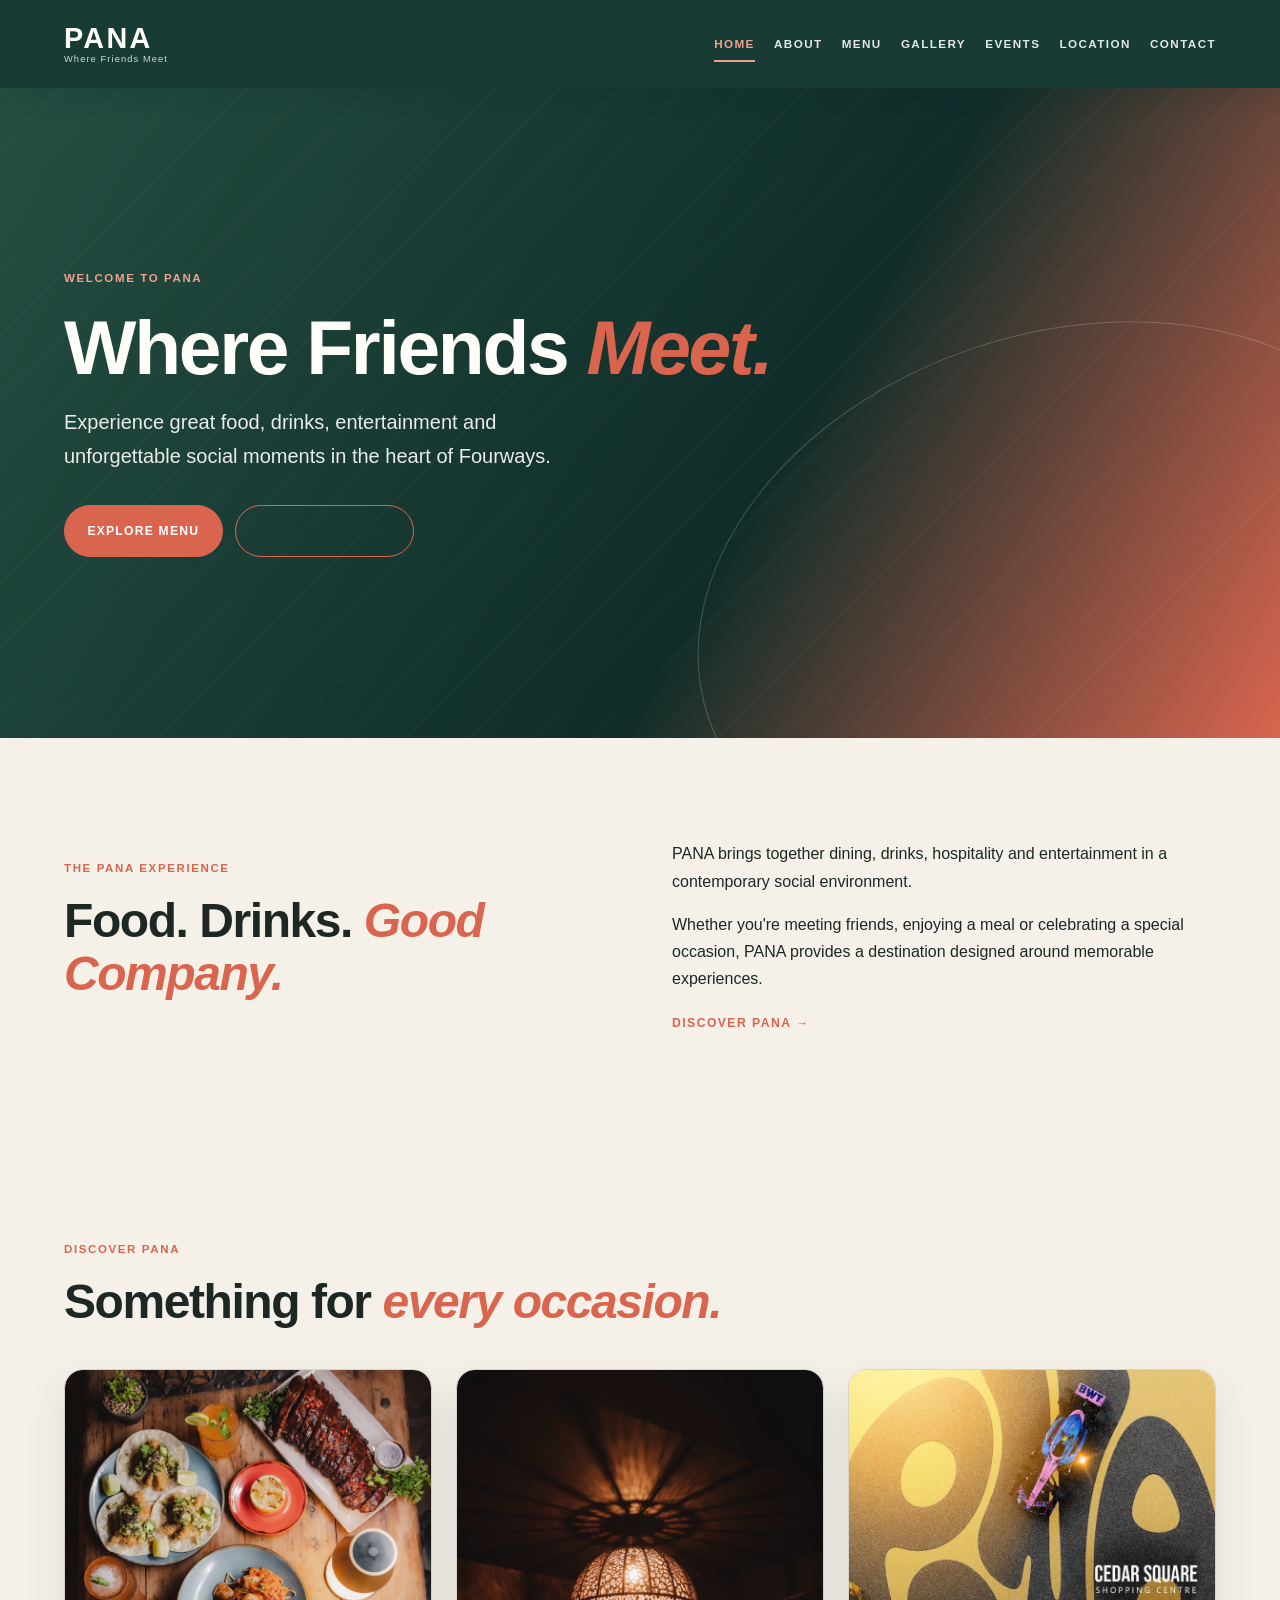
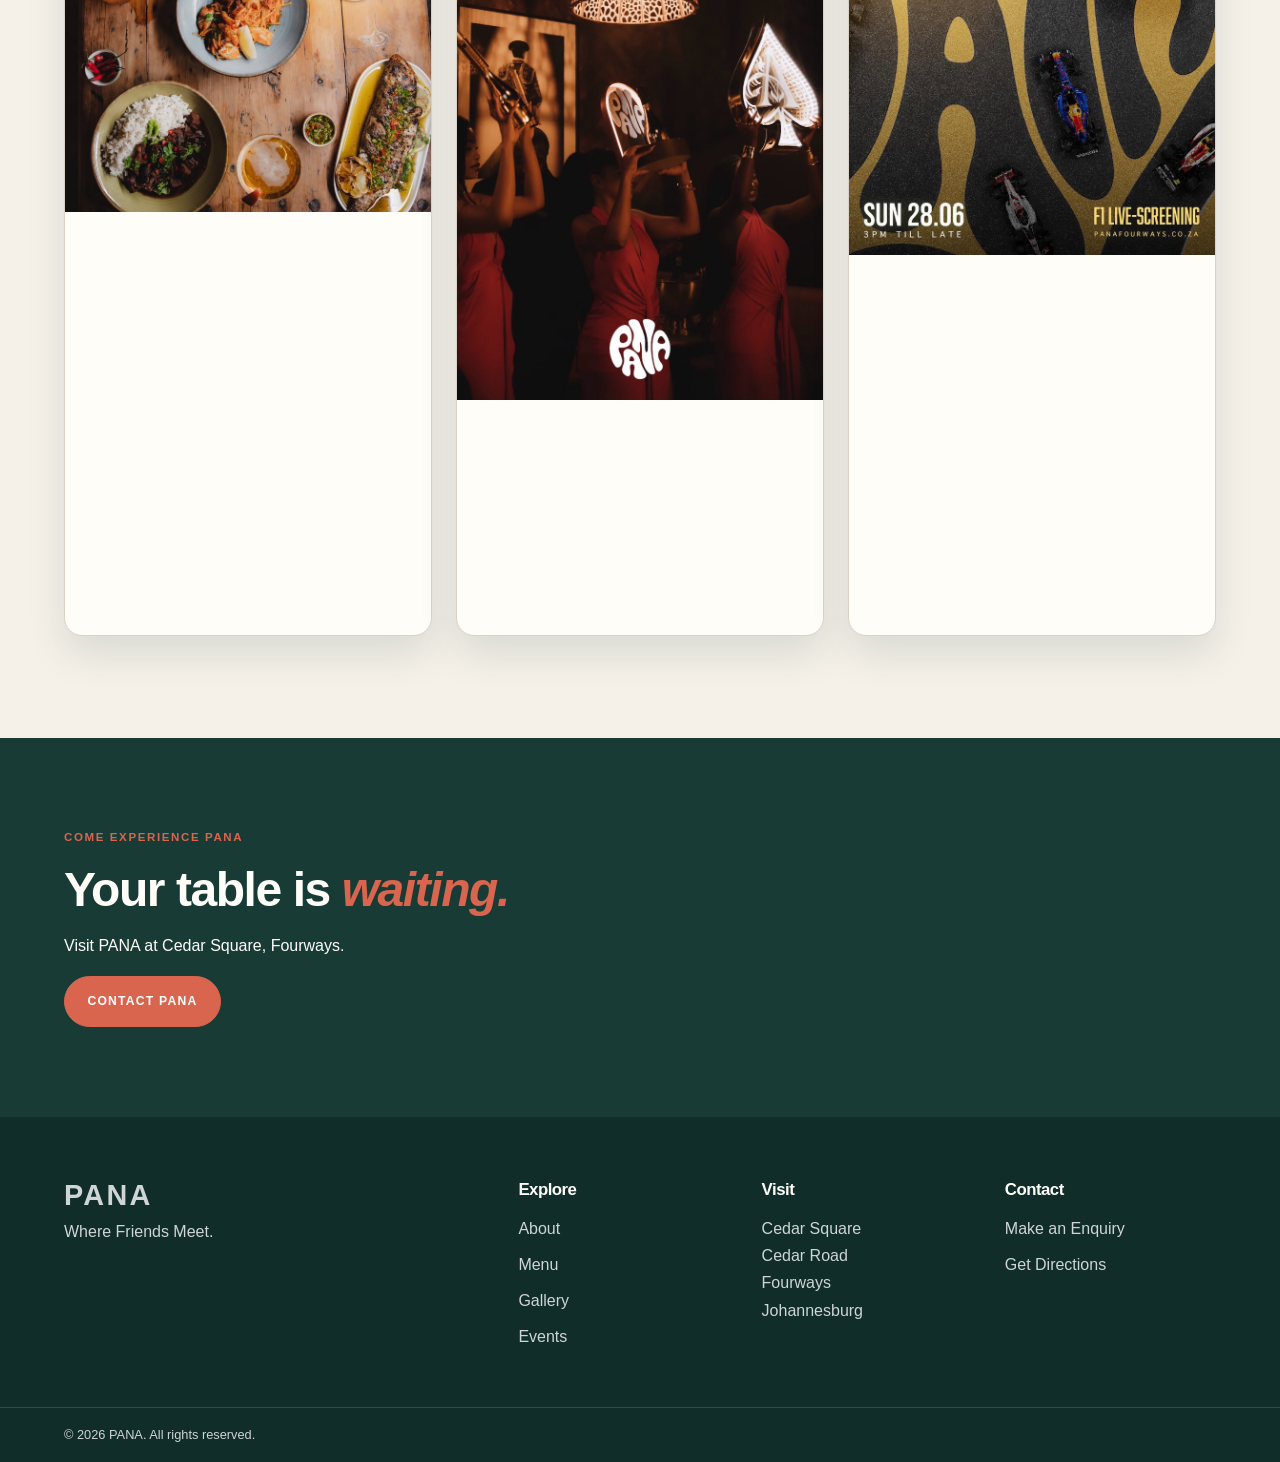
<file: index.html>
<!DOCTYPE html>
<html lang="en">

<head>
    <!-- Basic document information -->
    <meta charset="UTF-8">
    <meta name="viewport" content="width=device-width, initial-scale=1.0">

    <title>PANA | Where Friends Meet</title>

    <!-- Main website stylesheet -->
    <link rel="stylesheet" href="css/style.css">
</head>

<body>

    <!-- ================= HEADER ================= -->
    <header class="site-header">

        <div class="container nav-container">

            <!-- PANA logo / brand -->
            <a href="index.html" class="logo">
                PANA
                <span>Where Friends Meet</span>
            </a>

            <!-- Mobile navigation button -->
            <button class="menu-toggle" aria-label="Open navigation menu">
                ☰
            </button>

            <!-- Main navigation -->
            <nav class="main-nav">
                <a href="index.html" class="active">Home</a>
                <a href="about.html">About</a>
                <a href="menu.html">Menu</a>
                <a href="gallery.html">Gallery</a>
                <a href="events.html">Events</a>
                <a href="location.html">Location</a>
                <a href="contact.html">Contact</a>
            </nav>

        </div>

    </header>


    <!-- ================= MAIN CONTENT ================= -->
    <main>

        <!-- HERO SECTION -->
        <section class="hero">

            <div class="hero-overlay"></div>

            <div class="container hero-content">

                <p class="eyebrow">WELCOME TO PANA</p>

                <h1>
                    Where Friends
                    <span>Meet.</span>
                </h1>

                <p class="hero-text">
                    Experience great food, drinks, entertainment and
                    unforgettable social moments in the heart of Fourways.
                </p>

                <div class="hero-buttons">

                    <a href="menu.html" class="btn btn-primary">
                        Explore Menu
                    </a>

                    <a href="contact.html" class="btn btn-outline">
                        Make an Enquiry
                    </a>

                </div>

            </div>

        </section>


        <!-- INTRODUCTION -->
        <section class="intro section">

            <div class="container intro-grid">

                <div>
                    <p class="eyebrow">THE PANA EXPERIENCE</p>

                    <h2>
                        Food. Drinks.
                        <span>Good Company.</span>
                    </h2>
                </div>

                <div>

                    <p>
                        PANA brings together dining, drinks, hospitality
                        and entertainment in a contemporary social
                        environment.
                    </p>

                    <p>
                        Whether you're meeting friends, enjoying a meal
                        or celebrating a special occasion, PANA provides
                        a destination designed around memorable experiences.
                    </p>

                    <a href="about.html" class="text-link">
                        Discover PANA →
                    </a>

                </div>

            </div>

        </section>


        <!-- FEATURED CONTENT -->
        <section class="features section">

            <div class="container">

                <div class="section-heading">

                    <p class="eyebrow">DISCOVER PANA</p>

                    <h2>
                        Something for
                        <span>every occasion.</span>
                    </h2>

                </div>


                <div class="feature-grid">

                    <!-- Food -->
                    <article class="feature-card">

                        <div class="feature-image">
                            <img src="images/food.jpg"
                                 alt="Food served at PANA">
                        </div>

                        <div class="feature-content">

                            <p class="card-number">01</p>

                            <h3>Food</h3>

                            <p>
                                Discover a dining experience designed
                                for sharing, socialising and enjoying
                                great food.
                            </p>

                            <a href="menu.html" class="text-link">
                                View Menu →
                            </a>

                        </div>

                    </article>


                    <!-- Drinks -->
                    <article class="feature-card">

                        <div class="feature-image">
                            <img src="images/drinks.jpg"
                                 alt="Drinks served at PANA">
                        </div>

                        <div class="feature-content">

                            <p class="card-number">02</p>

                            <h3>Drinks</h3>

                            <p>
                                Enjoy refreshing drinks and cocktails
                                in a stylish social environment.
                            </p>

                            <a href="menu.html" class="text-link">
                                Explore Drinks →
                            </a>

                        </div>

                    </article>


                    <!-- Events -->
                    <article class="feature-card">

                        <div class="feature-image">
                            <img src="images/events.jpg"
                                 alt="Entertainment experience at PANA">
                        </div>

                        <div class="feature-content">

                            <p class="card-number">03</p>

                            <h3>Entertainment</h3>

                            <p>
                                Discover entertainment and social
                                experiences at PANA.
                            </p>

                            <a href="events.html" class="text-link">
                                View Events →
                            </a>

                        </div>

                    </article>

                </div>

            </div>

        </section>


        <!-- CALL TO ACTION -->
        <section class="cta-section">

            <div class="container">

                <p class="eyebrow">COME EXPERIENCE PANA</p>

                <h2>
                    Your table is
                    <span>waiting.</span>
                </h2>

                <p>
                    Visit PANA at Cedar Square, Fourways.
                </p>

                <a href="contact.html" class="btn btn-primary">
                    Contact PANA
                </a>

            </div>

        </section>

    </main>


    <!-- ================= FOOTER ================= -->
    <footer class="site-footer">

        <div class="container footer-grid">

            <div>

                <a href="index.html" class="logo footer-logo">
                    PANA
                </a>

                <p>
                    Where Friends Meet.
                </p>

            </div>


            <div>

                <h3>Explore</h3>

                <a href="about.html">About</a>
                <a href="menu.html">Menu</a>
                <a href="gallery.html">Gallery</a>
                <a href="events.html">Events</a>

            </div>


            <div>

                <h3>Visit</h3>

                <p>
                    Cedar Square<br>
                    Cedar Road<br>
                    Fourways<br>
                    Johannesburg
                </p>

            </div>


            <div>

                <h3>Contact</h3>

                <a href="contact.html">
                    Make an Enquiry
                </a>

                <a href="location.html">
                    Get Directions
                </a>

            </div>

        </div>


        <div class="footer-bottom">

            <div class="container">

                <p>
                    © 2026 PANA. All rights reserved.
                </p>

            </div>

        </div>

    </footer>


    <!-- JavaScript -->
    <script src="js/script.js"></script>

</body>

</html>
</file>
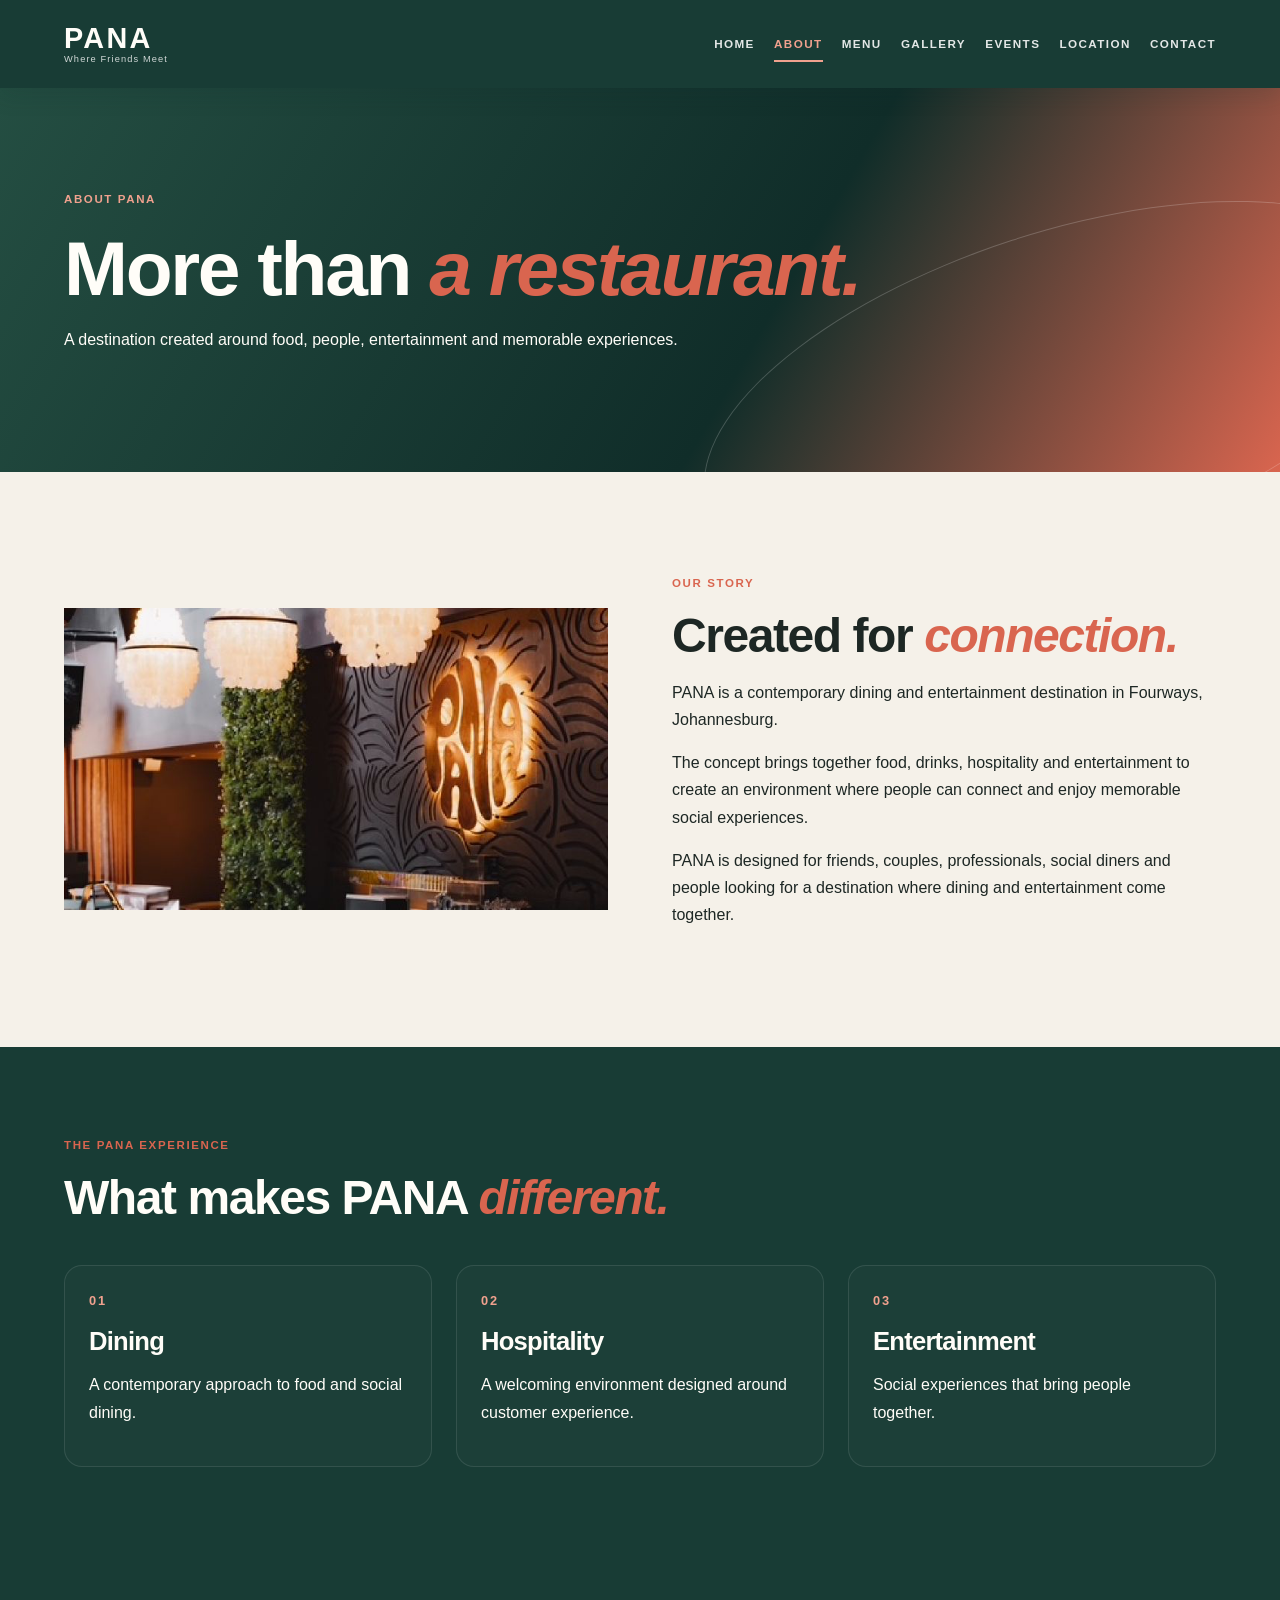
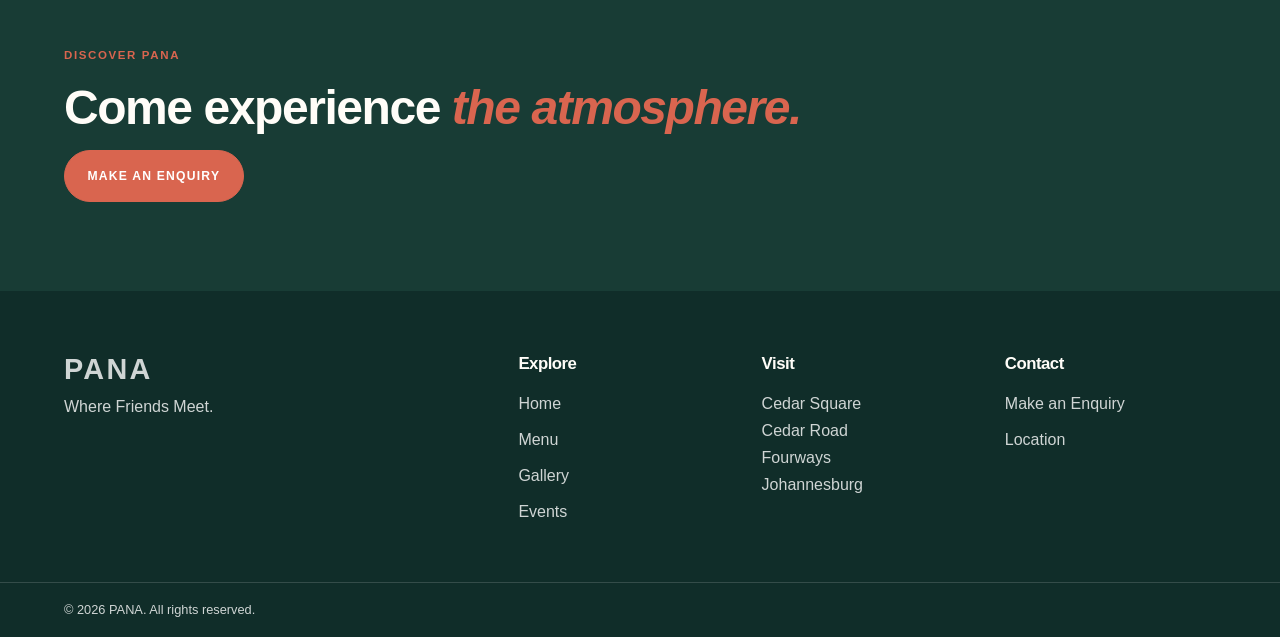
<file: about.html>
<!DOCTYPE html>
<html lang="en">

<head>

    <meta charset="UTF-8">
    <meta name="viewport" content="width=device-width, initial-scale=1.0">

    <title>PANA | About</title>

    <link rel="stylesheet" href="css/style.css">

</head>

<body>

    <!-- Header -->
    <header class="site-header">

        <div class="container nav-container">

            <a href="index.html" class="logo">
                PANA
                <span>Where Friends Meet</span>
            </a>

            <button class="menu-toggle" aria-label="Open navigation menu">
                ☰
            </button>

            <nav class="main-nav">

                <a href="index.html">Home</a>
                <a href="about.html" class="active">About</a>
                <a href="menu.html">Menu</a>
                <a href="gallery.html">Gallery</a>
                <a href="events.html">Events</a>
                <a href="location.html">Location</a>
                <a href="contact.html">Contact</a>

            </nav>

        </div>

    </header>


    <main>

        <!-- Page hero -->
        <section class="page-hero">

            <div class="container">

                <p class="eyebrow">ABOUT PANA</p>

                <h1>
                    More than
                    <span>a restaurant.</span>
                </h1>

                <p>
                    A destination created around food, people,
                    entertainment and memorable experiences.
                </p>

            </div>

        </section>


        <!-- About content -->
        <section class="section">

            <div class="container split-section">

                <div class="image-frame">

                    <img src="images/about.jpg"
                         alt="PANA restaurant environment">

                </div>


                <div class="content-block">

                    <p class="eyebrow">
                        OUR STORY
                    </p>

                    <h2>
                        Created for
                        <span>connection.</span>
                    </h2>

                    <p>
                        PANA is a contemporary dining and entertainment
                        destination in Fourways, Johannesburg.
                    </p>

                    <p>
                        The concept brings together food, drinks,
                        hospitality and entertainment to create an
                        environment where people can connect and enjoy
                        memorable social experiences.
                    </p>

                    <p>
                        PANA is designed for friends, couples, professionals,
                        social diners and people looking for a destination
                        where dining and entertainment come together.
                    </p>

                </div>

            </div>

        </section>


        <!-- Values -->
        <section class="dark-section section">

            <div class="container">

                <div class="section-heading">

                    <p class="eyebrow">THE PANA EXPERIENCE</p>

                    <h2>
                        What makes PANA
                        <span>different.</span>
                    </h2>

                </div>


                <div class="values-grid">

                    <article>

                        <span>01</span>

                        <h3>Dining</h3>

                        <p>
                            A contemporary approach to food and social
                            dining.
                        </p>

                    </article>


                    <article>

                        <span>02</span>

                        <h3>Hospitality</h3>

                        <p>
                            A welcoming environment designed around
                            customer experience.
                        </p>

                    </article>


                    <article>

                        <span>03</span>

                        <h3>Entertainment</h3>

                        <p>
                            Social experiences that bring people together.
                        </p>

                    </article>

                </div>

            </div>

        </section>


        <!-- CTA -->
        <section class="cta-section">

            <div class="container">

                <p class="eyebrow">
                    DISCOVER PANA
                </p>

                <h2>
                    Come experience
                    <span>the atmosphere.</span>
                </h2>

                <a href="contact.html" class="btn btn-primary">
                    Make an Enquiry
                </a>

            </div>

        </section>

    </main>


    <!-- Footer -->
    <footer class="site-footer">

        <div class="container footer-grid">

            <div>

                <a href="index.html" class="logo footer-logo">
                    PANA
                </a>

                <p>Where Friends Meet.</p>

            </div>

            <div>

                <h3>Explore</h3>

                <a href="index.html">Home</a>
                <a href="menu.html">Menu</a>
                <a href="gallery.html">Gallery</a>
                <a href="events.html">Events</a>

            </div>

            <div>

                <h3>Visit</h3>

                <p>
                    Cedar Square<br>
                    Cedar Road<br>
                    Fourways<br>
                    Johannesburg
                </p>

            </div>

            <div>

                <h3>Contact</h3>

                <a href="contact.html">Make an Enquiry</a>
                <a href="location.html">Location</a>

            </div>

        </div>

        <div class="footer-bottom">

            <div class="container">

                <p>
                    © 2026 PANA. All rights reserved.
                </p>

            </div>

        </div>

    </footer>


    <script src="js/script.js"></script>

</body>

</html>
</file>
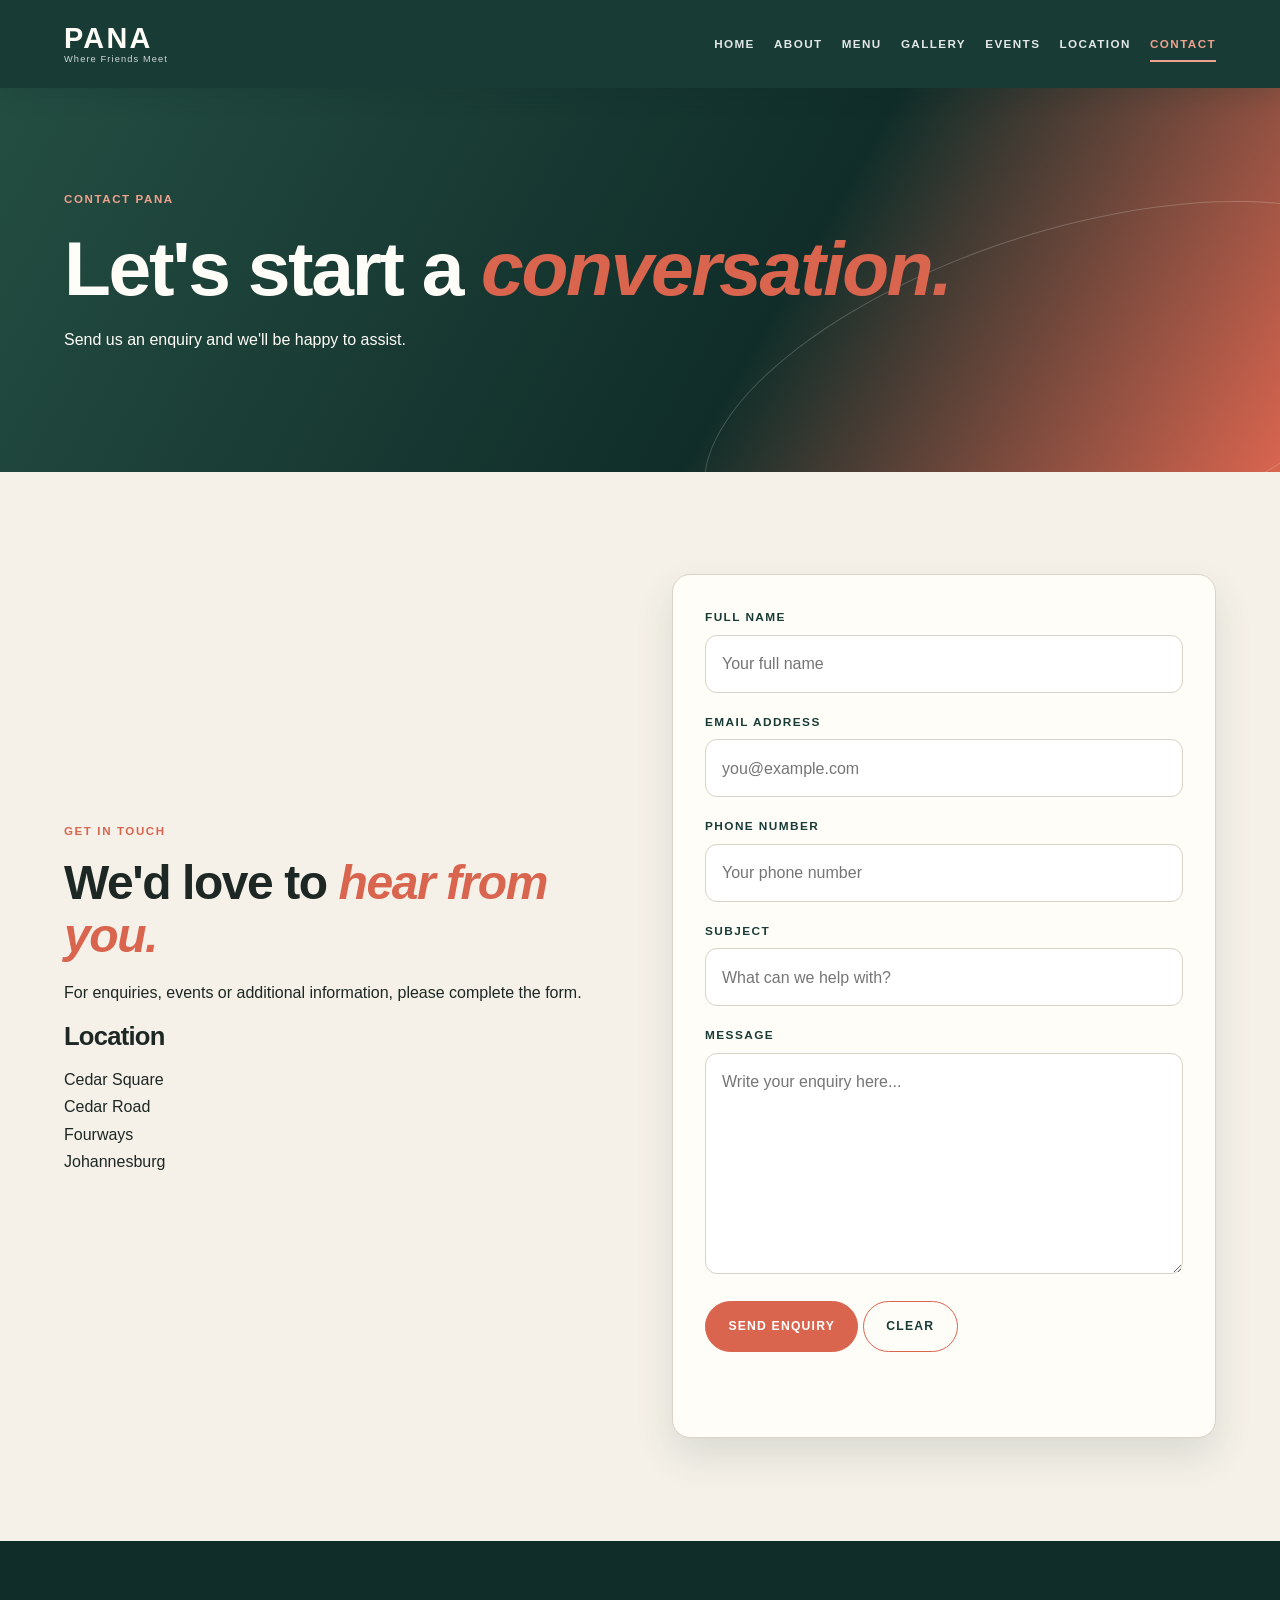
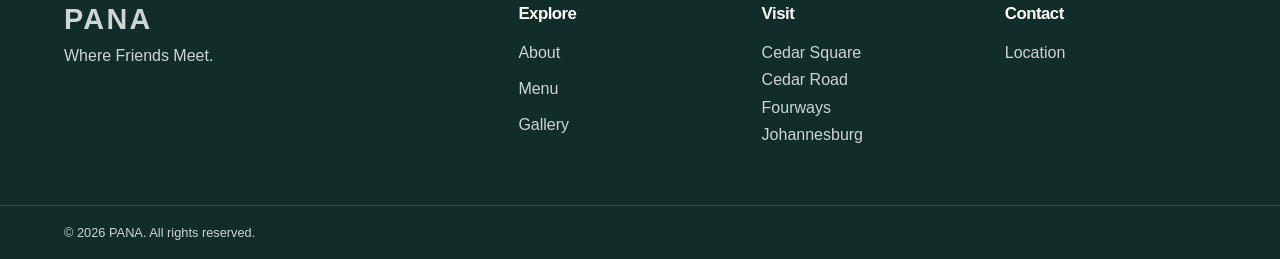
<file: contact.html>
<!DOCTYPE html>
<html lang="en">

<head>

    <meta charset="UTF-8">
    <meta name="viewport" content="width=device-width, initial-scale=1.0">

    <title>PANA | Contact</title>

    <link rel="stylesheet" href="css/style.css">

</head>

<body>

    <!-- Header -->
    <header class="site-header">

        <div class="container nav-container">

            <a href="index.html" class="logo">
                PANA
                <span>Where Friends Meet</span>
            </a>

            <button class="menu-toggle" aria-label="Open navigation menu">
                ☰
            </button>

            <nav class="main-nav">

                <a href="index.html">Home</a>
                <a href="about.html">About</a>
                <a href="menu.html">Menu</a>
                <a href="gallery.html">Gallery</a>
                <a href="events.html">Events</a>
                <a href="location.html">Location</a>
                <a href="contact.html" class="active">Contact</a>

            </nav>

        </div>

    </header>


    <main>

        <section class="page-hero">

            <div class="container">

                <p class="eyebrow">CONTACT PANA</p>

                <h1>
                    Let's start a
                    <span>conversation.</span>
                </h1>

                <p>
                    Send us an enquiry and we'll be happy to assist.
                </p>

            </div>

        </section>


        <section class="section">

            <div class="container contact-grid">

                <!-- Contact information -->
                <div class="contact-information">

                    <p class="eyebrow">
                        GET IN TOUCH
                    </p>

                    <h2>
                        We'd love to
                        <span>hear from you.</span>
                    </h2>

                    <p>
                        For enquiries, events or additional information,
                        please complete the form.
                    </p>


                    <div class="contact-detail">

                        <h3>Location</h3>

                        <p>
                            Cedar Square<br>
                            Cedar Road<br>
                            Fourways<br>
                            Johannesburg
                        </p>

                    </div>

                </div>


                <!-- Enquiry form -->
                <div class="contact-form-wrapper">

                    <form id="contactForm">

                        <div class="form-group">

                            <label for="name">
                                Full Name
                            </label>

                            <input
                                type="text"
                                id="name"
                                name="name"
                                required
                                placeholder="Your full name">

                        </div>


                        <div class="form-group">

                            <label for="email">
                                Email Address
                            </label>

                            <input
                                type="email"
                                id="email"
                                name="email"
                                required
                                placeholder="you@example.com">

                        </div>


                        <div class="form-group">

                            <label for="phone">
                                Phone Number
                            </label>

                            <input
                                type="tel"
                                id="phone"
                                name="phone"
                                placeholder="Your phone number">

                        </div>


                        <div class="form-group">

                            <label for="subject">
                                Subject
                            </label>

                            <input
                                type="text"
                                id="subject"
                                name="subject"
                                required
                                placeholder="What can we help with?">

                        </div>


                        <div class="form-group">

                            <label for="message">
                                Message
                            </label>

                            <textarea
                                id="message"
                                name="message"
                                rows="7"
                                required
                                placeholder="Write your enquiry here..."></textarea>

                        </div>


                        <button
                            type="submit"
                            class="btn btn-primary form-button">

                            Send Enquiry

                        </button>


                        <button
                            type="reset"
                            class="btn btn-secondary">

                            Clear

                        </button>


                        <p
                            id="formMessage"
                            class="form-message">
                        </p>

                    </form>

                </div>

            </div>

        </section>

    </main>


    <footer class="site-footer">

        <div class="container footer-grid">

            <div>

                <a href="index.html" class="logo footer-logo">
                    PANA
                </a>

                <p>Where Friends Meet.</p>

            </div>

            <div>

                <h3>Explore</h3>

                <a href="about.html">About</a>
                <a href="menu.html">Menu</a>
                <a href="gallery.html">Gallery</a>

            </div>

            <div>

                <h3>Visit</h3>

                <p>
                    Cedar Square<br>
                    Cedar Road<br>
                    Fourways<br>
                    Johannesburg
                </p>

            </div>

            <div>

                <h3>Contact</h3>

                <a href="location.html">Location</a>

            </div>

        </div>


        <div class="footer-bottom">

            <div class="container">

                <p>© 2026 PANA. All rights reserved.</p>

            </div>

        </div>

    </footer>


    <script src="js/script.js"></script>

</body>

</html>
</file>
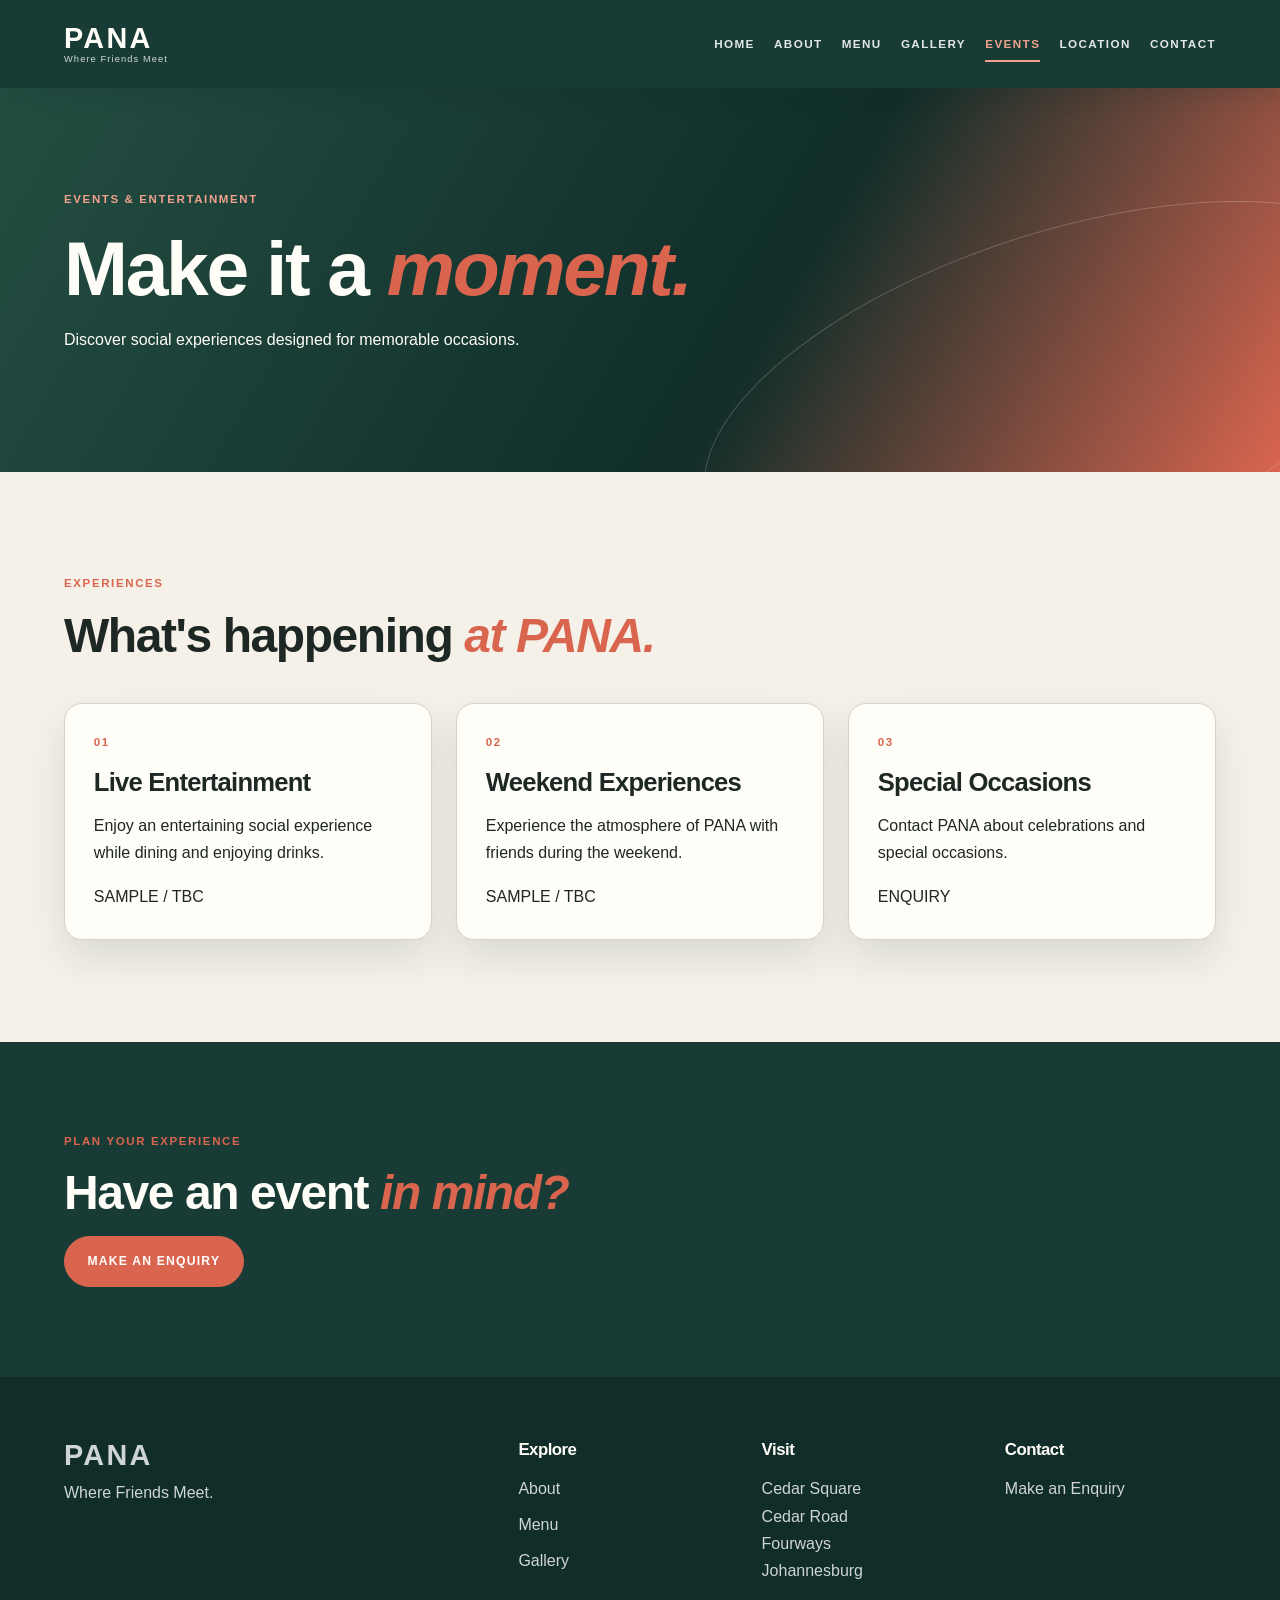
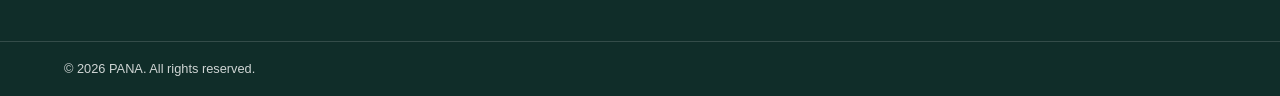
<file: events.html>
<!DOCTYPE html>
<html lang="en">

<head>

    <meta charset="UTF-8">
    <meta name="viewport" content="width=device-width, initial-scale=1.0">

    <title>PANA | Events</title>

    <link rel="stylesheet" href="css/style.css">

</head>

<body>

    <!-- Header -->
    <header class="site-header">

        <div class="container nav-container">

            <a href="index.html" class="logo">
                PANA
                <span>Where Friends Meet</span>
            </a>

            <button class="menu-toggle" aria-label="Open navigation menu">
                ☰
            </button>

            <nav class="main-nav">

                <a href="index.html">Home</a>
                <a href="about.html">About</a>
                <a href="menu.html">Menu</a>
                <a href="gallery.html">Gallery</a>
                <a href="events.html" class="active">Events</a>
                <a href="location.html">Location</a>
                <a href="contact.html">Contact</a>

            </nav>

        </div>

    </header>


    <main>

        <section class="page-hero">

            <div class="container">

                <p class="eyebrow">EVENTS & ENTERTAINMENT</p>

                <h1>
                    Make it a
                    <span>moment.</span>
                </h1>

                <p>
                    Discover social experiences designed for memorable
                    occasions.
                </p>

            </div>

        </section>


        <section class="section">

            <div class="container">

                <div class="section-heading">

                    <p class="eyebrow">EXPERIENCES</p>

                    <h2>
                        What's happening
                        <span>at PANA.</span>
                    </h2>

                </div>


                <div class="event-grid">

                    <article class="event-card">

                        <div class="event-number">
                            01
                        </div>

                        <div>

                            <h3>Live Entertainment</h3>

                            <p>
                                Enjoy an entertaining social experience
                                while dining and enjoying drinks.
                            </p>

                            <span class="event-status">
                                SAMPLE / TBC
                            </span>

                        </div>

                    </article>


                    <article class="event-card">

                        <div class="event-number">
                            02
                        </div>

                        <div>

                            <h3>Weekend Experiences</h3>

                            <p>
                                Experience the atmosphere of PANA with
                                friends during the weekend.
                            </p>

                            <span class="event-status">
                                SAMPLE / TBC
                            </span>

                        </div>

                    </article>


                    <article class="event-card">

                        <div class="event-number">
                            03
                        </div>

                        <div>

                            <h3>Special Occasions</h3>

                            <p>
                                Contact PANA about celebrations and
                                special occasions.
                            </p>

                            <span class="event-status">
                                ENQUIRY
                            </span>

                        </div>

                    </article>

                </div>

            </div>

        </section>


        <section class="cta-section">

            <div class="container">

                <p class="eyebrow">PLAN YOUR EXPERIENCE</p>

                <h2>
                    Have an event
                    <span>in mind?</span>
                </h2>

                <a href="contact.html" class="btn btn-primary">
                    Make an Enquiry
                </a>

            </div>

        </section>

    </main>


    <footer class="site-footer">

        <div class="container footer-grid">

            <div>

                <a href="index.html" class="logo footer-logo">
                    PANA
                </a>

                <p>Where Friends Meet.</p>

            </div>

            <div>

                <h3>Explore</h3>

                <a href="about.html">About</a>
                <a href="menu.html">Menu</a>
                <a href="gallery.html">Gallery</a>

            </div>

            <div>

                <h3>Visit</h3>

                <p>
                    Cedar Square<br>
                    Cedar Road<br>
                    Fourways<br>
                    Johannesburg
                </p>

            </div>

            <div>

                <h3>Contact</h3>

                <a href="contact.html">Make an Enquiry</a>

            </div>

        </div>


        <div class="footer-bottom">

            <div class="container">

                <p>© 2026 PANA. All rights reserved.</p>

            </div>

        </div>

    </footer>


    <script src="js/script.js"></script>

</body>

</html>
</file>
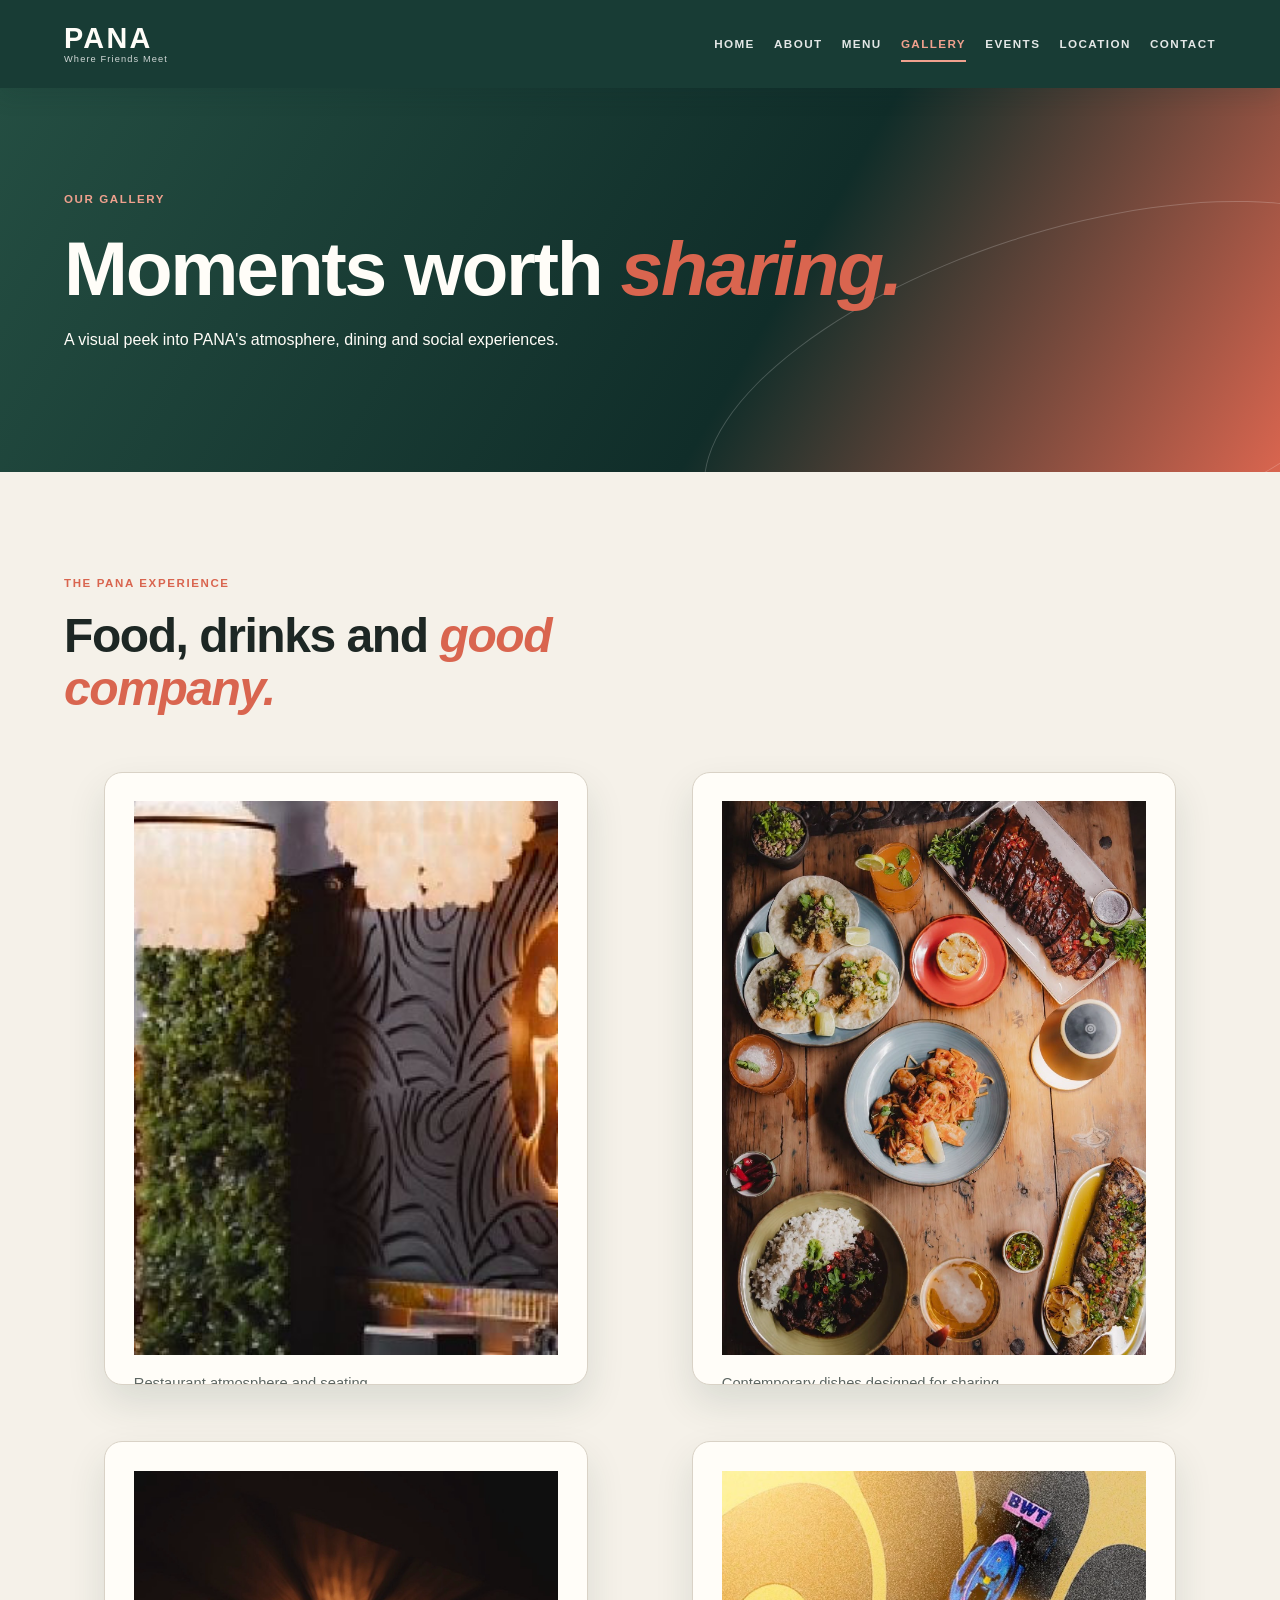
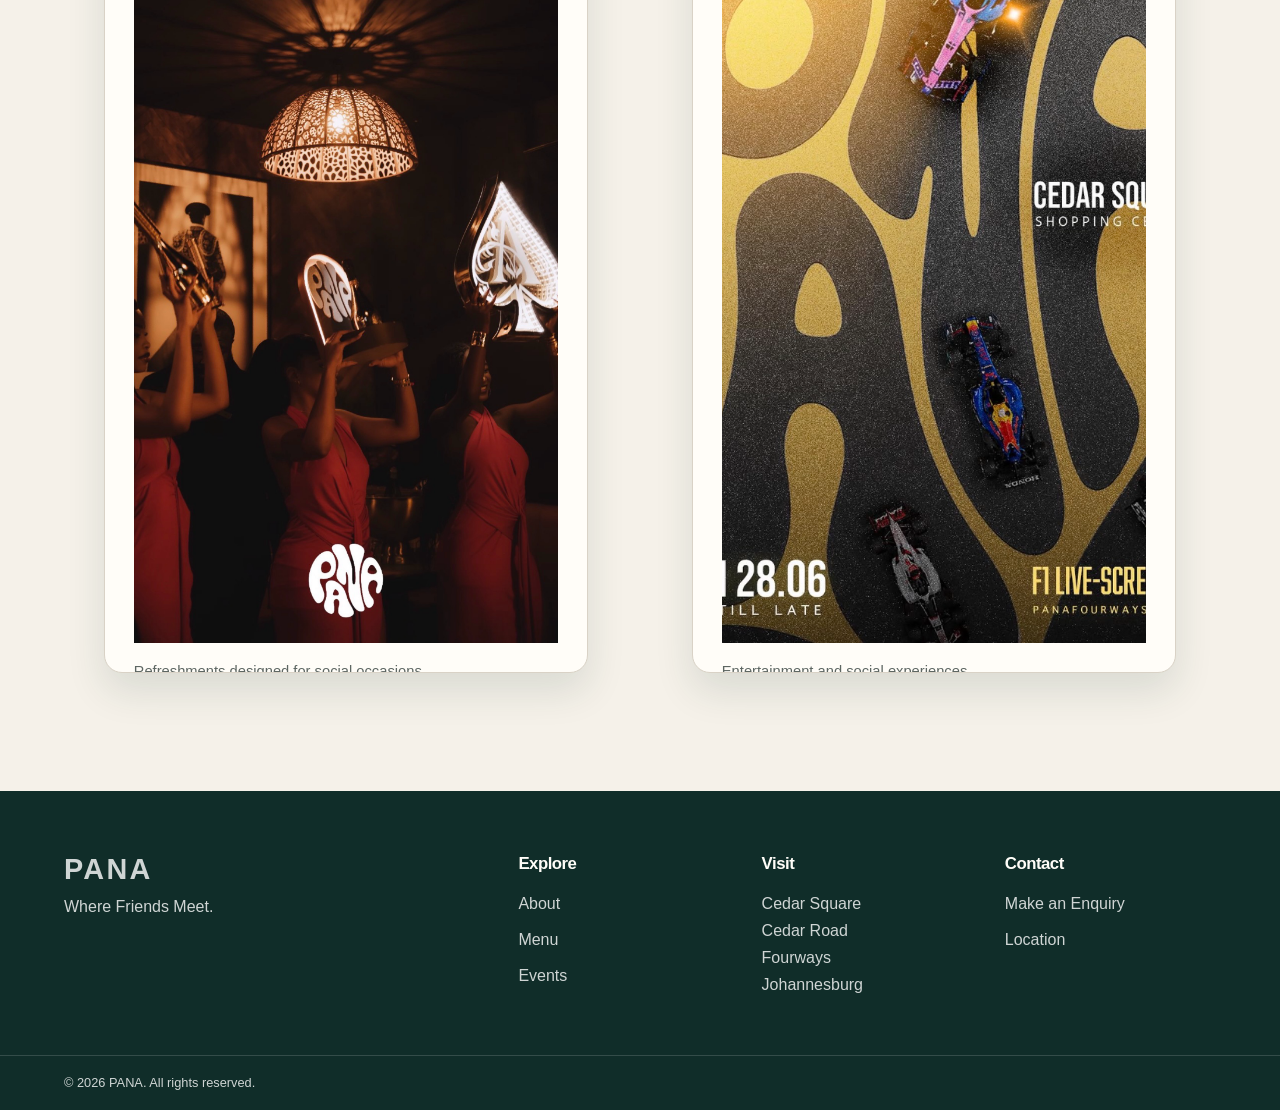
<file: gallery.html>
<!DOCTYPE html>
<html lang="en">

<head>
    <meta charset="UTF-8">
    <meta name="viewport" content="width=device-width, initial-scale=1.0">
    <meta name="description" content="A gallery page for PANA restaurant, food, drinks and entertainment experiences.">
    <title>PANA | Gallery</title>
    <link rel="stylesheet" href="css/style.css">
</head>

<body>
    <header class="site-header">
        <div class="container nav-container">
            <a href="index.html" class="logo">
                PANA
                <span>Where Friends Meet</span>
            </a>

            <button class="menu-toggle" aria-label="Open navigation menu">☰</button>

            <nav class="main-nav" aria-label="Main navigation">
                <a href="index.html">Home</a>
                <a href="about.html">About</a>
                <a href="menu.html">Menu</a>
                <a href="gallery.html" class="active">Gallery</a>
                <a href="events.html">Events</a>
                <a href="location.html">Location</a>
                <a href="contact.html">Contact</a>
            </nav>
        </div>
    </header>

    <main>
        <section class="page-hero">
            <div class="container">
                <p class="eyebrow">OUR GALLERY</p>
                <h1>
                    Moments worth
                    <span>sharing.</span>
                </h1>
                <p>
                    A visual peek into PANA's atmosphere, dining and social experiences.
                </p>
            </div>
        </section>

        <section class="section">
            <div class="container">
                <div class="section-heading">
                    <p class="eyebrow">THE PANA EXPERIENCE</p>
                    <h2>
                        Food, drinks and
                        <span>good company.</span>
                    </h2>
                </div>

                <div class="gallery-grid">
                    <figure class="gallery-card">
                        <img src="images/pana-interior.jpg" alt="PANA restaurant interior and seating area">
                        <figcaption>Restaurant atmosphere and seating.</figcaption>
                    </figure>

                    <figure class="gallery-card">
                        <img src="images/food.jpg" alt="PANA food presentation and sharing dishes">
                        <figcaption>Contemporary dishes designed for sharing.</figcaption>
                    </figure>

                    <figure class="gallery-card">
                        <img src="images/drinks.jpg" alt="PANA cocktails and drinks menu selection">
                        <figcaption>Refreshments designed for social occasions.</figcaption>
                    </figure>

                    <figure class="gallery-card">
                        <img src="images/events.jpg" alt="PANA entertainment and social atmosphere">
                        <figcaption>Entertainment and social experiences.</figcaption>
                    </figure>
                </div>
            </div>
        </section>
    </main>

    <footer class="site-footer">
        <div class="container footer-grid">
            <div>
                <a href="index.html" class="logo footer-logo">PANA</a>
                <p>Where Friends Meet.</p>
            </div>

            <div>
                <h3>Explore</h3>
                <a href="about.html">About</a>
                <a href="menu.html">Menu</a>
                <a href="events.html">Events</a>
            </div>

            <div>
                <h3>Visit</h3>
                <p>Cedar Square<br>Cedar Road<br>Fourways<br>Johannesburg</p>
            </div>

            <div>
                <h3>Contact</h3>
                <a href="contact.html">Make an Enquiry</a>
                <a href="location.html">Location</a>
            </div>
        </div>

        <div class="footer-bottom">
            <div class="container">
                <p>© 2026 PANA. All rights reserved.</p>
            </div>
        </div>
    </footer>

    <script src="js/script.js"></script>
</body>

</html>
</file>
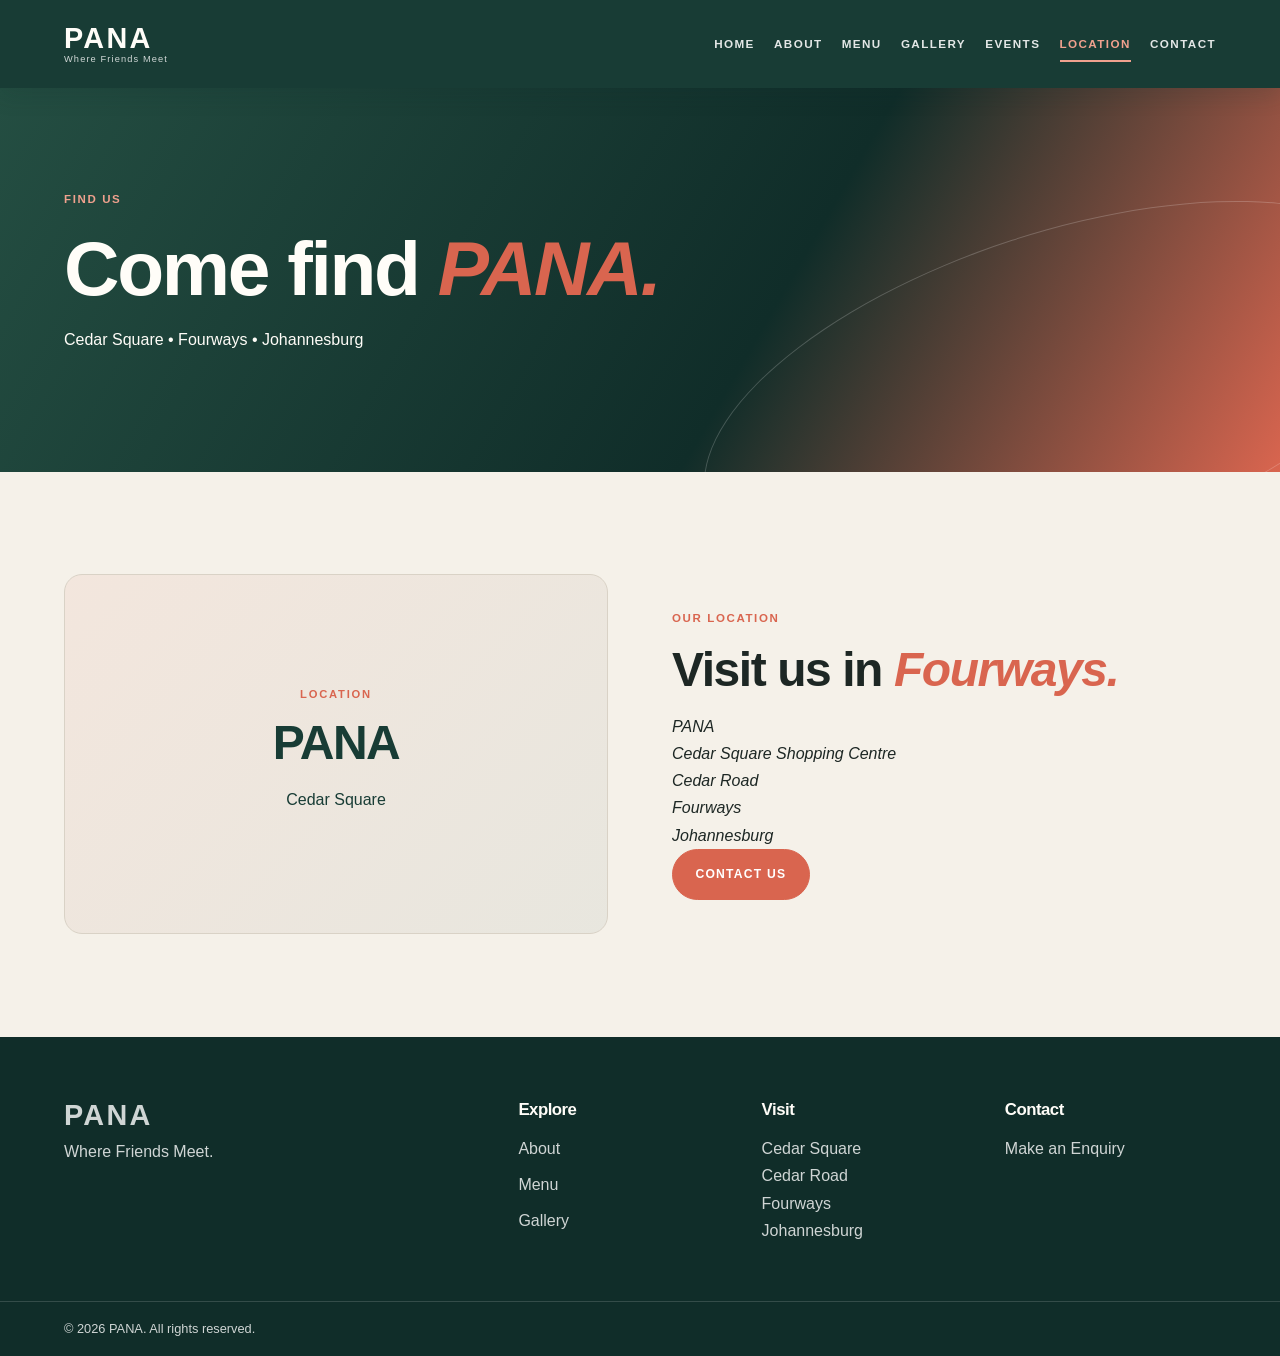
<file: location.html>
<!DOCTYPE html>
<html lang="en">

<head>

    <meta charset="UTF-8">
    <meta name="viewport" content="width=device-width, initial-scale=1.0">

    <title>PANA | Location</title>

    <link rel="stylesheet" href="css/style.css">

</head>

<body>

    <!-- Header -->
    <header class="site-header">

        <div class="container nav-container">

            <a href="index.html" class="logo">
                PANA
                <span>Where Friends Meet</span>
            </a>

            <button class="menu-toggle" aria-label="Open navigation menu">
                ☰
            </button>

            <nav class="main-nav">

                <a href="index.html">Home</a>
                <a href="about.html">About</a>
                <a href="menu.html">Menu</a>
                <a href="gallery.html">Gallery</a>
                <a href="events.html">Events</a>
                <a href="location.html" class="active">Location</a>
                <a href="contact.html">Contact</a>

            </nav>

        </div>

    </header>


    <main>

        <section class="page-hero">

            <div class="container">

                <p class="eyebrow">FIND US</p>

                <h1>
                    Come find
                    <span>PANA.</span>
                </h1>

                <p>
                    Cedar Square • Fourways • Johannesburg
                </p>

            </div>

        </section>


        <section class="section">

            <div class="container location-grid">

                <div class="map-placeholder">

                    <div>

                        <span>LOCATION</span>

                        <h2>PANA</h2>

                        <p>
                            Cedar Square
                        </p>

                    </div>

                </div>


                <div class="location-info">

                    <p class="eyebrow">
                        OUR LOCATION
                    </p>

                    <h2>
                        Visit us in
                        <span>Fourways.</span>
                    </h2>

                    <address>

                        PANA<br>
                        Cedar Square Shopping Centre<br>
                        Cedar Road<br>
                        Fourways<br>
                        Johannesburg

                    </address>


                    <div class="location-actions">

                        <a href="contact.html"
                           class="btn btn-primary">
                            Contact Us
                        </a>

                    </div>

                </div>

            </div>

        </section>

    </main>


    <footer class="site-footer">

        <div class="container footer-grid">

            <div>

                <a href="index.html" class="logo footer-logo">
                    PANA
                </a>

                <p>Where Friends Meet.</p>

            </div>

            <div>

                <h3>Explore</h3>

                <a href="about.html">About</a>
                <a href="menu.html">Menu</a>
                <a href="gallery.html">Gallery</a>

            </div>

            <div>

                <h3>Visit</h3>

                <p>
                    Cedar Square<br>
                    Cedar Road<br>
                    Fourways<br>
                    Johannesburg
                </p>

            </div>

            <div>

                <h3>Contact</h3>

                <a href="contact.html">Make an Enquiry</a>

            </div>

        </div>


        <div class="footer-bottom">

            <div class="container">

                <p>© 2026 PANA. All rights reserved.</p>

            </div>

        </div>

    </footer>


    <script src="js/script.js"></script>

</body>

</html>
</file>
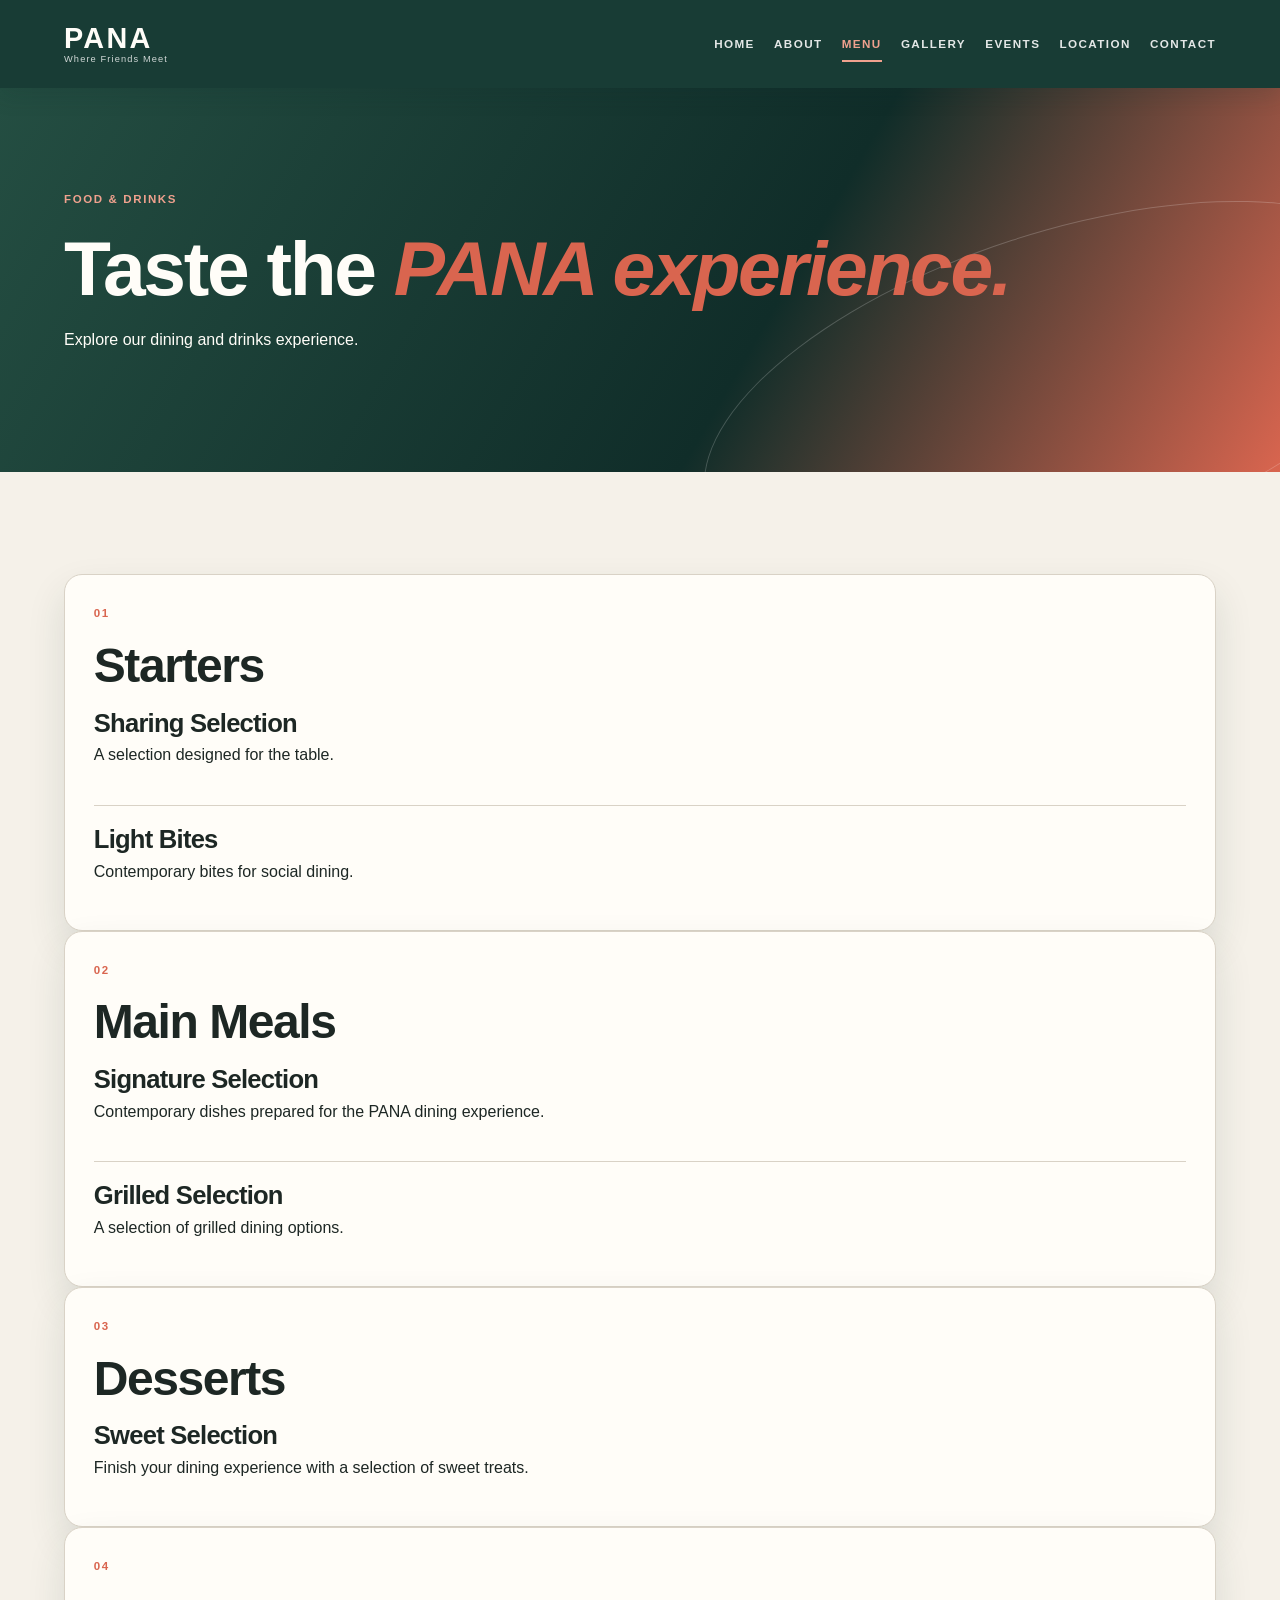
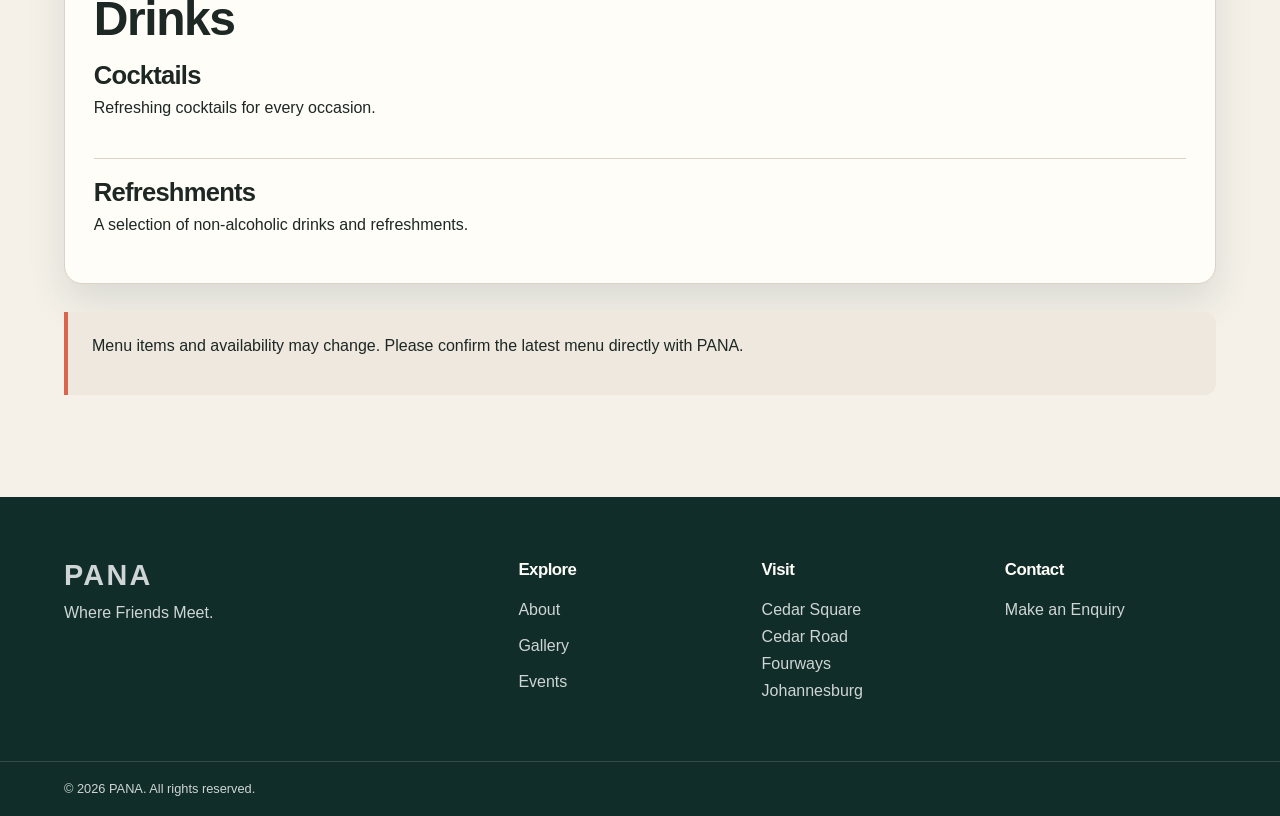
<file: menu.html>
<!DOCTYPE html>
<html lang="en">

<head>

    <meta charset="UTF-8">
    <meta name="viewport" content="width=device-width, initial-scale=1.0">

    <title>PANA | Menu</title>

    <link rel="stylesheet" href="css/style.css">

</head>

<body>

    <!-- Header -->
    <header class="site-header">

        <div class="container nav-container">

            <a href="index.html" class="logo">
                PANA
                <span>Where Friends Meet</span>
            </a>

            <button class="menu-toggle" aria-label="Open navigation menu">
                ☰
            </button>

            <nav class="main-nav">

                <a href="index.html">Home</a>
                <a href="about.html">About</a>
                <a href="menu.html" class="active">Menu</a>
                <a href="gallery.html">Gallery</a>
                <a href="events.html">Events</a>
                <a href="location.html">Location</a>
                <a href="contact.html">Contact</a>

            </nav>

        </div>

    </header>


    <main>

        <!-- Menu hero -->
        <section class="page-hero">

            <div class="container">

                <p class="eyebrow">FOOD & DRINKS</p>

                <h1>
                    Taste the
                    <span>PANA experience.</span>
                </h1>

                <p>
                    Explore our dining and drinks experience.
                </p>

            </div>

        </section>


        <!-- Menu -->
        <section class="section">

            <div class="container">

                <!-- Starters -->
                <div class="menu-category">

                    <div class="menu-category-heading">

                        <p class="eyebrow">01</p>

                        <h2>Starters</h2>

                    </div>


                    <div class="menu-list">

                        <article class="menu-item">

                            <div>
                                <h3>Sharing Selection</h3>
                                <p>
                                    A selection designed for the table.
                                </p>
                            </div>

                        </article>


                        <article class="menu-item">

                            <div>
                                <h3>Light Bites</h3>
                                <p>
                                    Contemporary bites for social dining.
                                </p>
                            </div>

                        </article>

                    </div>

                </div>


                <!-- Main meals -->
                <div class="menu-category">

                    <div class="menu-category-heading">

                        <p class="eyebrow">02</p>

                        <h2>Main Meals</h2>

                    </div>


                    <div class="menu-list">

                        <article class="menu-item">

                            <div>

                                <h3>Signature Selection</h3>

                                <p>
                                    Contemporary dishes prepared for
                                    the PANA dining experience.
                                </p>

                            </div>

                        </article>


                        <article class="menu-item">

                            <div>

                                <h3>Grilled Selection</h3>

                                <p>
                                    A selection of grilled dining options.
                                </p>

                            </div>

                        </article>

                    </div>

                </div>


                <!-- Desserts -->
                <div class="menu-category">

                    <div class="menu-category-heading">

                        <p class="eyebrow">03</p>

                        <h2>Desserts</h2>

                    </div>


                    <div class="menu-list">

                        <article class="menu-item">

                            <div>

                                <h3>Sweet Selection</h3>

                                <p>
                                    Finish your dining experience with
                                    a selection of sweet treats.
                                </p>

                            </div>

                        </article>

                    </div>

                </div>


                <!-- Drinks -->
                <div class="menu-category">

                    <div class="menu-category-heading">

                        <p class="eyebrow">04</p>

                        <h2>Drinks</h2>

                    </div>


                    <div class="menu-list">

                        <article class="menu-item">

                            <div>

                                <h3>Cocktails</h3>

                                <p>
                                    Refreshing cocktails for every occasion.
                                </p>

                            </div>

                        </article>


                        <article class="menu-item">

                            <div>

                                <h3>Refreshments</h3>

                                <p>
                                    A selection of non-alcoholic drinks
                                    and refreshments.
                                </p>

                            </div>

                        </article>

                    </div>

                </div>


                <div class="menu-note">

                    <p>
                        Menu items and availability may change.
                        Please confirm the latest menu directly with PANA.
                    </p>

                </div>

            </div>

        </section>


    </main>


    <!-- Footer -->
    <footer class="site-footer">

        <div class="container footer-grid">

            <div>

                <a href="index.html" class="logo footer-logo">
                    PANA
                </a>

                <p>Where Friends Meet.</p>

            </div>

            <div>

                <h3>Explore</h3>

                <a href="about.html">About</a>
                <a href="gallery.html">Gallery</a>
                <a href="events.html">Events</a>

            </div>

            <div>

                <h3>Visit</h3>

                <p>
                    Cedar Square<br>
                    Cedar Road<br>
                    Fourways<br>
                    Johannesburg
                </p>

            </div>

            <div>

                <h3>Contact</h3>

                <a href="contact.html">Make an Enquiry</a>

            </div>

        </div>


        <div class="footer-bottom">

            <div class="container">

                <p>© 2026 PANA. All rights reserved.</p>

            </div>

        </div>

    </footer>


    <script src="js/script.js"></script>

</body>

</html>
</file>
<file: css/style.css>
:root {
    --primary: #183c35;
    --primary-dark: #102d29;
    --secondary: #d9654f;
    --secondary-soft: #f0a18e;
    --ink: #1d2724;
    --muted: #5d6662;
    --background: #f5f1e9;
    --paper: #fffdf8;
    --panel: #eee8de;
    --line: #d9d2c6;
    --shadow: 0 18px 38px rgba(24, 60, 53, 0.12);
    --radius: 18px;
    --max-width: 1200px;
}

* {
    box-sizing: border-box;
}

html {
    scroll-behavior: smooth;
}

body {
    margin: 0;
    font-family: "Segoe UI", Tahoma, Geneva, Verdana, sans-serif;
    font-size: 1rem;
    line-height: 1.7;
    color: var(--ink);
    background: var(--background);
}

img {
    max-width: 100%;
    height: auto;
    display: block;
}

a {
    color: inherit;
}

button,
input,
textarea {
    font: inherit;
}

button {
    cursor: pointer;
}

p {
    margin: 0 0 1rem;
}

h1,
h2,
h3,
h4 {
    margin: 0 0 1rem;
    line-height: 1.1;
    font-weight: 700;
    letter-spacing: -0.03em;
}

h1 {
    font-size: clamp(2.6rem, 6vw, 5rem);
}

h2 {
    font-size: clamp(2rem, 4vw, 3rem);
}

h3 {
    font-size: clamp(1.3rem, 2vw, 1.7rem);
}

h1 span,
h2 span,
.highlight {
    color: var(--secondary);
    font-style: italic;
}

.container {
    width: min(90%, var(--max-width));
    margin: 0 auto;
}

.section,
.intro,
.features {
    padding: clamp(4rem, 8vw, 6.5rem) 0;
}

.site-header {
    position: sticky;
    top: 0;
    z-index: 20;
    background: var(--primary);
    color: var(--paper);
    box-shadow: 0 8px 20px rgba(16, 45, 41, 0.15);
}

.nav-container {
    display: flex;
    align-items: center;
    justify-content: space-between;
    min-height: 88px;
    gap: 1rem;
}

.logo {
    display: inline-flex;
    flex-direction: column;
    gap: 0.1rem;
    color: var(--paper);
    text-decoration: none;
    font-size: clamp(1.8rem, 2.2vw, 2.5rem);
    line-height: 1;
    font-weight: 800;
    letter-spacing: 0.08em;
    text-transform: uppercase;
}

.logo span {
    font-size: 0.58rem;
    font-weight: 500;
    letter-spacing: 0.12em;
    text-transform: none;
    color: rgba(255, 255, 255, 0.8);
}

.main-nav {
    display: flex;
    align-items: center;
    flex-wrap: wrap;
    gap: 1.2rem;
}

.main-nav a {
    position: relative;
    padding: 0.3rem 0;
    color: rgba(255, 255, 255, 0.88);
    font-size: 0.73rem;
    font-weight: 700;
    letter-spacing: 0.12em;
    text-decoration: none;
    text-transform: uppercase;
    transition: color 0.2s ease;
}

.main-nav a:hover,
.main-nav a:focus-visible,
.main-nav .active {
    color: var(--secondary-soft);
}

.main-nav a::after {
    content: "";
    position: absolute;
    left: 0;
    bottom: -0.2rem;
    width: 100%;
    height: 2px;
    background: var(--secondary-soft);
    transform: scaleX(0);
    transform-origin: left;
    transition: transform 0.2s ease;
}

.main-nav a:hover::after,
.main-nav a:focus-visible::after,
.main-nav .active::after {
    transform: scaleX(1);
}

.menu-toggle {
    display: none;
    border: 1px solid rgba(255, 255, 255, 0.26);
    background: transparent;
    color: var(--paper);
    padding: 0.5rem 0.8rem;
    border-radius: 12px;
    font-size: 1.2rem;
}

.hero,
.page-hero {
    position: relative;
    overflow: hidden;
    background: linear-gradient(120deg, #244e42 0%, #102d29 60%, #d9654f 100%);
    color: var(--paper);
}

.hero {
    min-height: 650px;
    display: flex;
    align-items: center;
}

.hero::after,
.page-hero::after {
    content: "";
    position: absolute;
    right: -12%;
    bottom: -20%;
    width: 58%;
    height: 82%;
    border: 1px solid rgba(255, 255, 255, 0.2);
    border-radius: 50%;
    transform: rotate(-18deg);
}

.hero-overlay {
    position: absolute;
    inset: 0;
    background: repeating-linear-gradient(135deg, transparent 0 42px, rgba(255, 255, 255, 0.03) 43px 44px);
}

.hero-content,
.page-hero .container {
    position: relative;
    z-index: 1;
    padding: clamp(4rem, 8vw, 7rem) 0;
}

.eyebrow,
.card-number,
.event-number {
    margin: 0 0 1rem;
    color: var(--secondary);
    font-size: 0.72rem;
    font-weight: 800;
    letter-spacing: 0.14em;
    text-transform: uppercase;
}

.hero .eyebrow,
.page-hero .eyebrow {
    color: var(--secondary-soft);
}

.hero-text {
    max-width: 34rem;
    margin-bottom: 2rem;
    font-size: clamp(1.05rem, 1.7vw, 1.25rem);
    color: rgba(255, 255, 255, 0.9);
}

.hero-buttons,
.location-actions {
    display: flex;
    flex-wrap: wrap;
    gap: 0.75rem;
}

.btn {
    display: inline-flex;
    align-items: center;
    justify-content: center;
    padding: 0.9rem 1.4rem;
    border: 1px solid var(--secondary);
    border-radius: 999px;
    color: var(--primary);
    font-size: 0.76rem;
    font-weight: 800;
    letter-spacing: 0.1em;
    text-decoration: none;
    text-transform: uppercase;
    transition: transform 0.2s ease, box-shadow 0.2s ease, background 0.2s ease;
}

.btn:hover,
.btn:focus-visible {
    transform: translateY(-1px);
    box-shadow: 0 12px 22px rgba(24, 60, 53, 0.14);
}

.btn-primary {
    background: var(--secondary);
    color: #fff;
}

.btn-secondary,
.btn-outline {
    background: transparent;
    color: var(--primary);
}

.cta-section,
.dark-section {
    background: var(--primary);
    color: var(--paper);
    padding: clamp(4rem, 7vw, 6rem) 0;
}

.section-heading {
    max-width: 42rem;
    margin-bottom: 2.5rem;
}

.intro-grid,
.split-section,
.contact-grid,
.location-grid {
    display: grid;
    grid-template-columns: repeat(2, minmax(0, 1fr));
    gap: clamp(2rem, 5vw, 4rem);
    align-items: center;
}

.feature-grid,
.values-grid,
.event-grid,
.gallery-grid {
    display: grid;
    gap: 1.5rem;
}

.feature-grid,
.values-grid,
.event-grid {
    grid-template-columns: repeat(3, minmax(0, 1fr));
}

.gallery-grid {
    grid-template-columns: repeat(2, minmax(0, 1fr));
}

.feature-card,
.event-card,
.menu-category,
.contact-form-wrapper,
.gallery-card,
.info-panel {
    background: var(--paper);
    border: 1px solid var(--line);
    border-radius: var(--radius);
    box-shadow: var(--shadow);
}

.feature-image,
.gallery-card img,
.image-frame img {
    width: 100%;
    height: 100%;
    min-height: 260px;
    object-fit: cover;
}

.feature-image {
    overflow: hidden;
    border-radius: var(--radius) var(--radius) 0 0;
}

.feature-content,
.event-card,
.menu-category,
.contact-form-wrapper,
.gallery-card,
.info-panel {
    padding: 1.8rem;
}

.feature-card {
    overflow: hidden;
}

.text-link {
    color: var(--secondary);
    font-size: 0.76rem;
    font-weight: 800;
    letter-spacing: 0.12em;
    text-decoration: none;
    text-transform: uppercase;
}

.text-link:hover,
.text-link:focus-visible {
    text-decoration: underline;
}

.menu-list {
    display: grid;
    gap: 1.25rem;
}

.menu-item + .menu-item {
    padding-top: 1.2rem;
    border-top: 1px solid var(--line);
}

.menu-item h3 {
    margin-bottom: 0.3rem;
}

.menu-note,
aside {
    margin-top: 1.75rem;
    padding: 1.25rem 1.5rem;
    border-left: 4px solid var(--secondary);
    background: var(--panel);
    border-radius: 0 12px 12px 0;
}

.values-grid article {
    padding: 1.5rem;
    border: 1px solid rgba(255, 255, 255, 0.1);
    border-radius: var(--radius);
    background: rgba(255, 255, 255, 0.02);
}

.values-grid span {
    display: block;
    margin-bottom: 1rem;
    color: var(--secondary-soft);
    font-size: 0.8rem;
    font-weight: 800;
    letter-spacing: 0.14em;
    text-transform: uppercase;
}

.map-placeholder {
    min-height: 360px;
    display: grid;
    place-items: center;
    padding: 2rem;
    background: linear-gradient(135deg, rgba(217, 101, 79, 0.08), rgba(24, 60, 53, 0.06));
    border: 1px solid var(--line);
    border-radius: var(--radius);
    color: var(--primary);
    text-align: center;
}

.map-placeholder span {
    display: inline-block;
    margin-bottom: 0.8rem;
    font-size: 0.7rem;
    font-weight: 800;
    letter-spacing: 0.16em;
    text-transform: uppercase;
    color: var(--secondary);
}

.contact-form-wrapper {
    padding: 2rem;
}

form {
    max-width: 680px;
}

.form-group {
    margin-bottom: 1.2rem;
}

label {
    display: block;
    margin-bottom: 0.45rem;
    color: var(--primary);
    font-size: 0.74rem;
    font-weight: 800;
    letter-spacing: 0.12em;
    text-transform: uppercase;
}

input,
textarea {
    width: 100%;
    padding: 0.9rem 1rem;
    border: 1px solid var(--line);
    border-radius: 12px;
    background: #fff;
    color: var(--ink);
}

input:focus,
textarea:focus,
button:focus-visible,
a:focus-visible {
    outline: 3px solid rgba(217, 101, 79, 0.4);
    outline-offset: 2px;
}

.form-message {
    min-height: 1.3rem;
    margin-top: 1rem;
    color: var(--primary);
    font-weight: 600;
}

.site-footer {
    background: var(--primary-dark);
    color: var(--paper);
    padding-top: 4rem;
}

.footer-grid {
    display: grid;
    grid-template-columns: 2fr 1fr 1fr 1fr;
    gap: 2rem;
    padding-bottom: 3rem;
}

.footer-grid h3 {
    margin-bottom: 1rem;
    font-size: 1.05rem;
}

.footer-grid a,
.footer-grid p {
    display: block;
    margin: 0 0 0.55rem;
    color: rgba(255, 255, 255, 0.8);
    text-decoration: none;
}

.footer-bottom {
    padding: 1rem 0;
    border-top: 1px solid rgba(255, 255, 255, 0.15);
    color: rgba(255, 255, 255, 0.8);
    font-size: 0.8rem;
}

.footer-bottom p {
    margin: 0;
}

.gallery-card {
    overflow: hidden;
}

.gallery-card figcaption {
    margin-top: 1rem;
    color: var(--muted);
    font-size: 0.92rem;
}

@media (max-width: 900px) {
    .feature-grid,
    .values-grid,
    .event-grid,
    .gallery-grid,
    .footer-grid,
    .intro-grid,
    .split-section,
    .contact-grid,
    .location-grid {
        grid-template-columns: 1fr 1fr;
    }

    .footer-grid {
        grid-template-columns: repeat(2, minmax(0, 1fr));
    }
}

@media (max-width: 700px) {
    .menu-toggle {
        display: inline-flex;
    }

    .main-nav {
        display: none;
        position: absolute;
        top: calc(100% + 0.5rem);
        right: 1rem;
        left: 1rem;
        flex-direction: column;
        align-items: stretch;
        gap: 0;
        padding: 0.85rem 1rem;
        background: var(--primary);
        border: 1px solid rgba(255, 255, 255, 0.12);
        border-radius: 14px;
        box-shadow: var(--shadow);
    }

    .main-nav.is-open {
        display: flex;
    }

    .main-nav a {
        padding: 0.7rem 0;
        border-bottom: 1px solid rgba(255, 255, 255, 0.08);
    }

    .main-nav a:last-child {
        border-bottom: none;
    }

    .feature-grid,
    .values-grid,
    .event-grid,
    .gallery-grid,
    .footer-grid,
    .intro-grid,
    .split-section,
    .contact-grid,
    .location-grid {
        grid-template-columns: 1fr;
    }

    .hero-buttons,
    .location-actions {
        flex-direction: column;
        align-items: stretch;
    }

    .btn {
        width: 100%;
    }

    .container {
        width: min(90%, 100%);
    }
}
</file>
